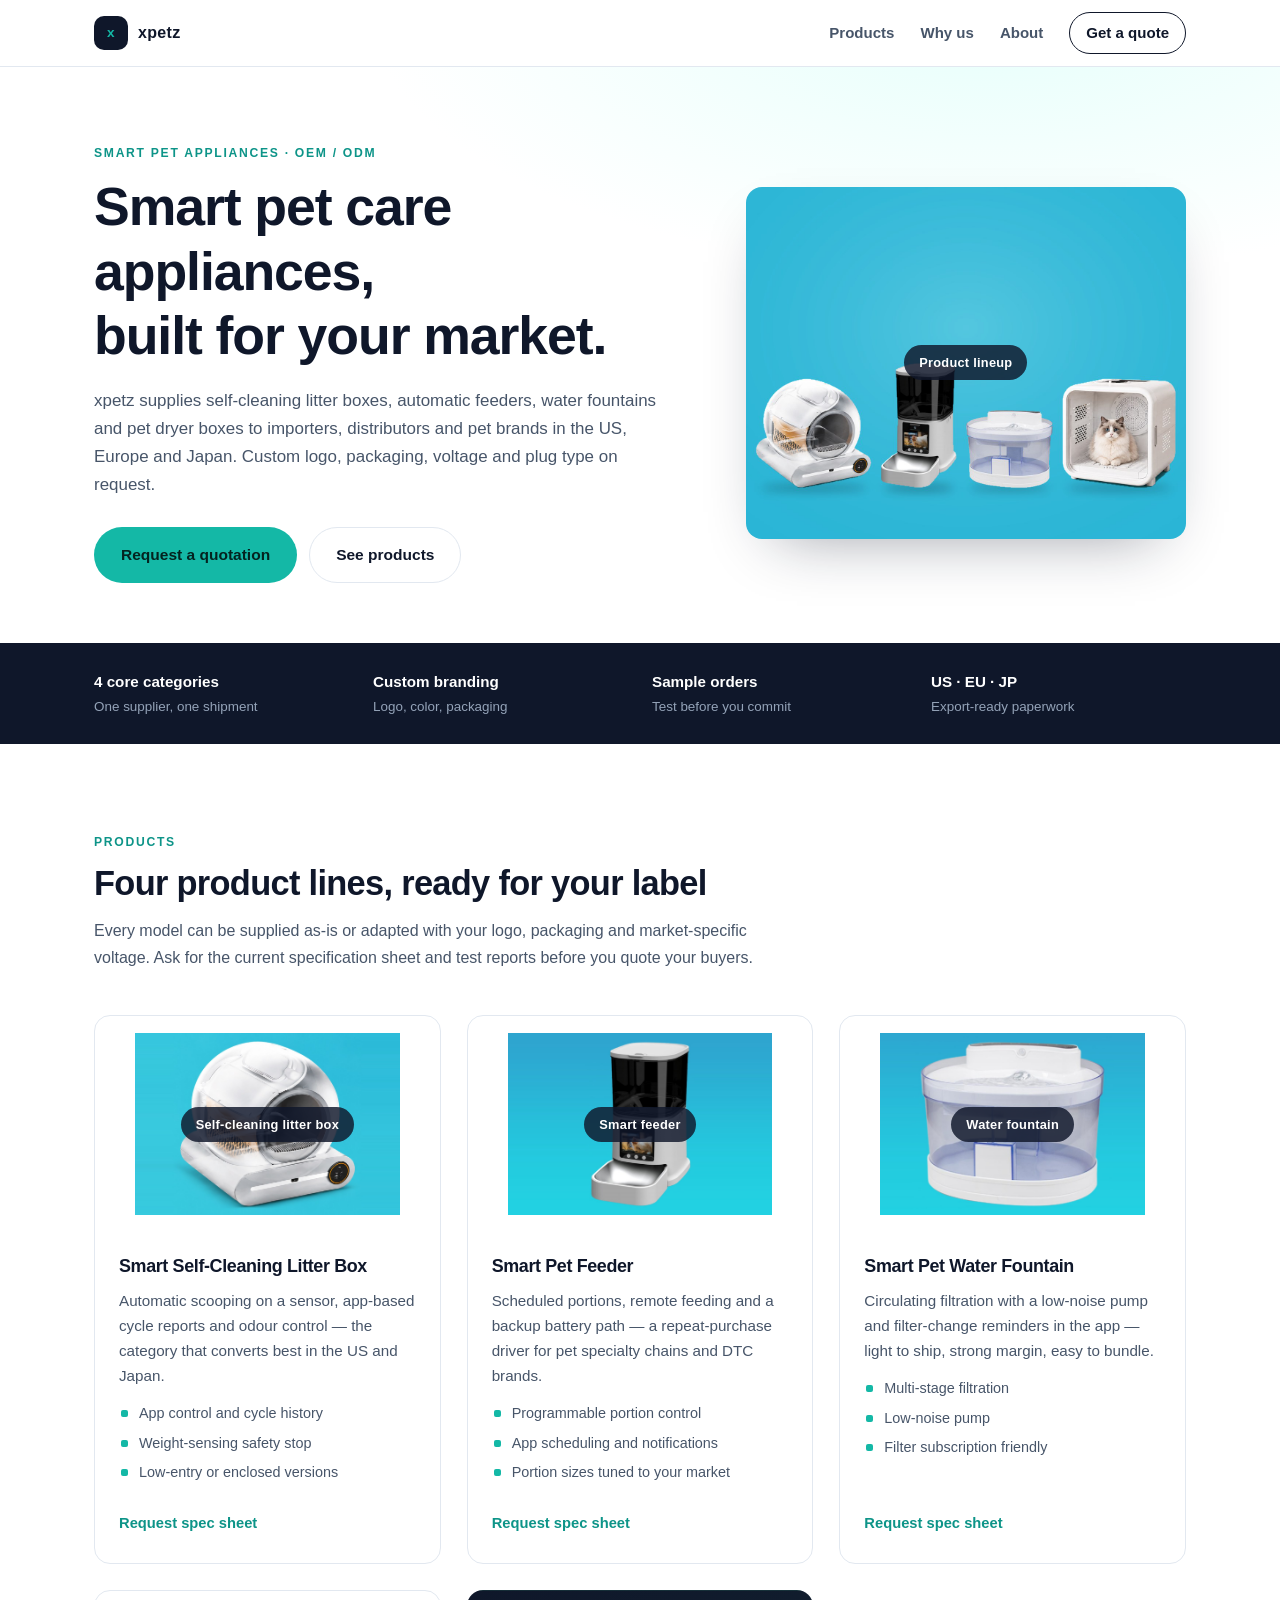
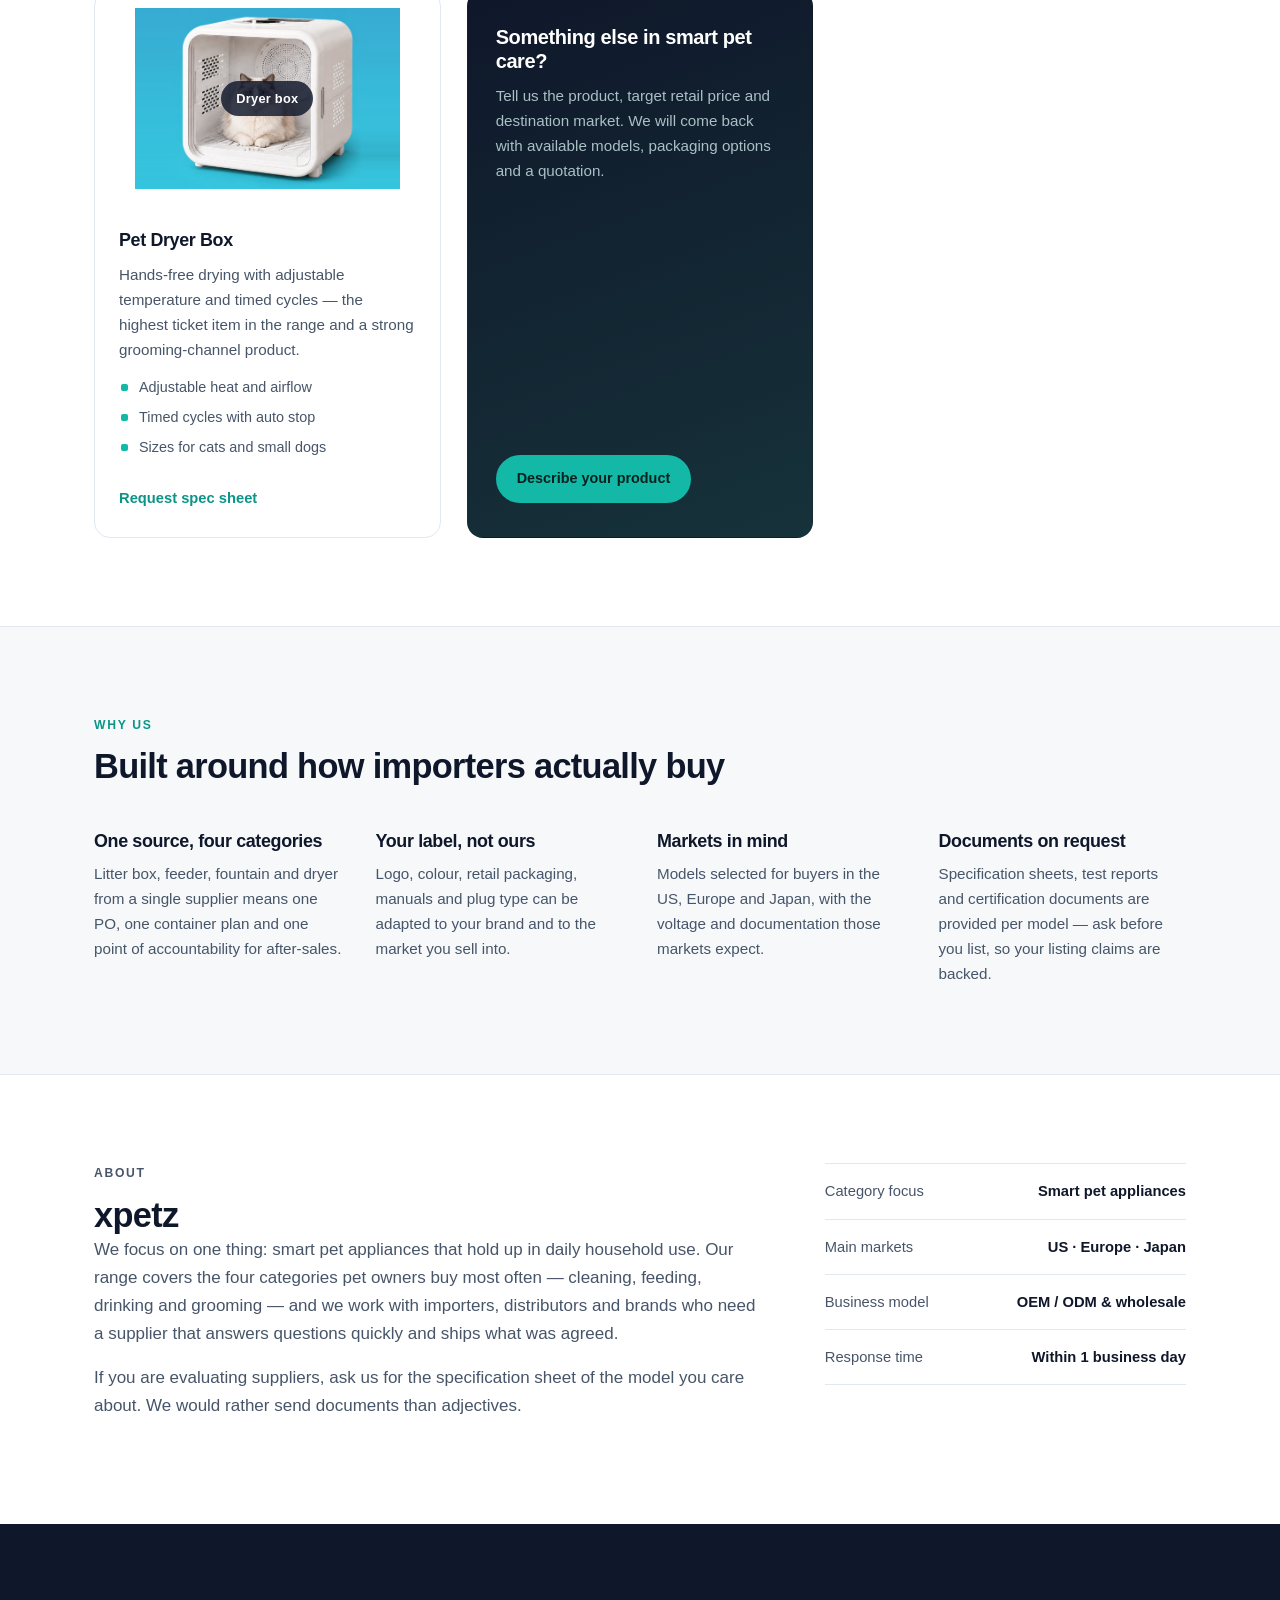
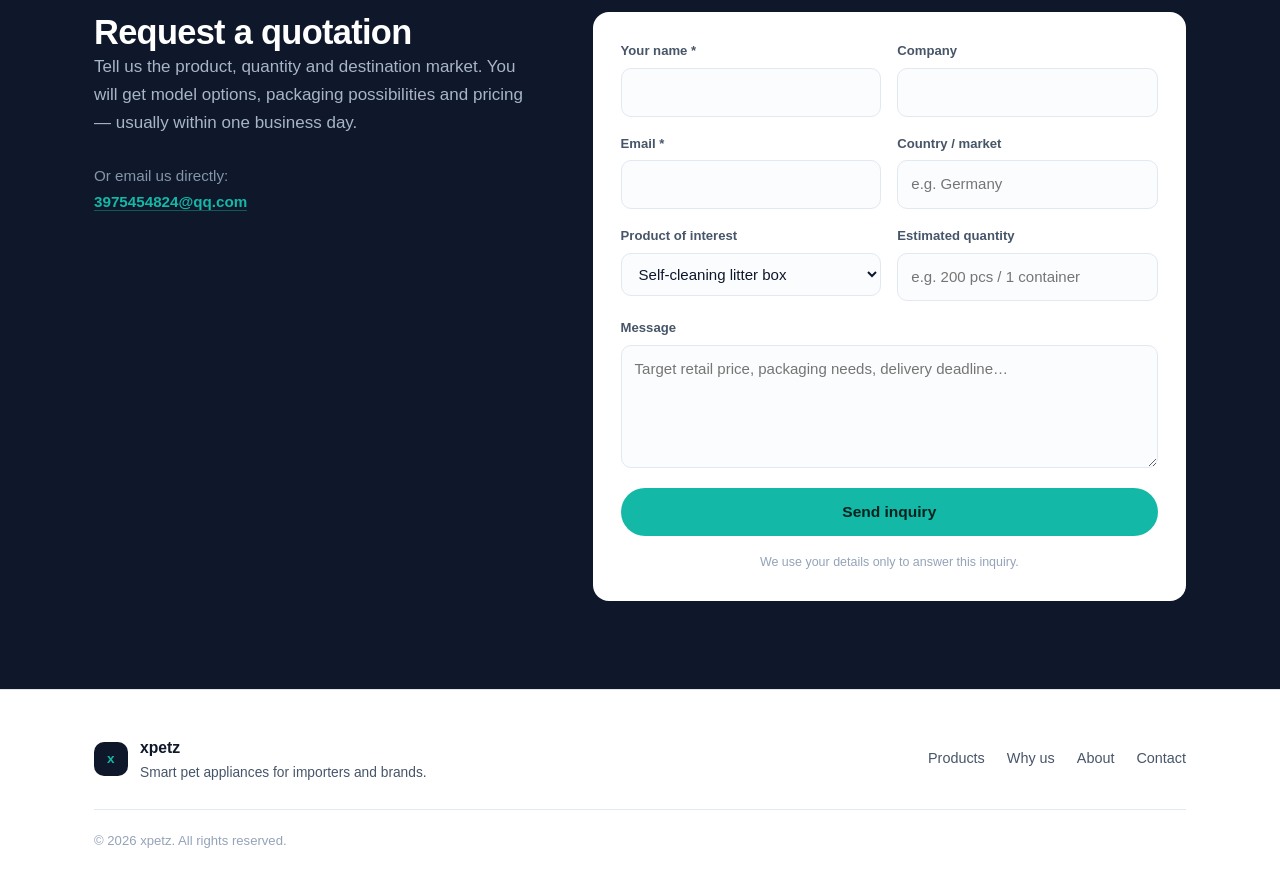
<file: index.html>
<!DOCTYPE html>
<html lang="en">
<head>
<meta charset="utf-8">
<meta name="viewport" content="width=device-width, initial-scale=1">
<title>xpetz | Smart Pet Appliances — Litter Boxes, Feeders, Fountains &amp; Dryers</title>
<meta name="description" content="xpetz supplies smart pet appliances to importers and brands in the US, Europe and Japan: self-cleaning litter boxes, smart feeders, pet water fountains and pet dryer boxes. Custom logo, packaging and voltage on request.">
<link rel="canonical" href="https://xpetz-pet.github.io/">
<meta name="robots" content="index,follow">

<!-- Open Graph / social preview -->
<meta property="og:type" content="website">
<meta property="og:site_name" content="xpetz">
<meta property="og:title" content="xpetz | Smart Pet Appliances Supplier">
<meta property="og:description" content="Self-cleaning litter boxes, smart feeders, water fountains and dryer boxes for importers, distributors and brands.">
<meta property="og:url" content="https://xpetz-pet.github.io/">
<meta property="og:image" content="https://xpetz-pet.github.io/og-cover.jpg">
<meta name="twitter:card" content="summary_large_image">

<link rel="icon" href="data:image/svg+xml,<svg xmlns='http://www.w3.org/2000/svg' viewBox='0 0 100 100'><rect width='100' height='100' rx='22' fill='%230f172a'/><text x='50' y='68' font-size='46' font-family='Helvetica,Arial' font-weight='bold' text-anchor='middle' fill='%2314b8a6'>x</text></svg>">
<link rel="stylesheet" href="styles.css">

<script type="application/ld+json">
{
  "@context": "https://schema.org",
  "@type": "Organization",
  "name": "xpetz",
  "url": "https://xpetz-pet.github.io/",
  "email": "3975454824@qq.com",
  "description": "Supplier of smart pet appliances: self-cleaning litter boxes, smart pet feeders, pet water fountains and pet dryer boxes.",
  "areaServed": ["US", "GB", "DE", "FR", "IT", "ES", "JP"],
  "knowsAbout": ["smart pet appliances", "self-cleaning litter box", "automatic pet feeder", "pet water fountain", "pet dryer box"]
}
</script>
</head>
<body>

<header class="site-header">
  <div class="wrap header-inner">
    <a class="brand" href="#top">
      <span class="brand-mark">x</span>
      <span class="brand-text">xpetz</span>
    </a>
    <nav class="nav">
      <a href="#products">Products</a>
      <a href="#why">Why us</a>
      <a href="#about">About</a>
      <a href="#contact" class="nav-cta">Get a quote</a>
    </nav>
  </div>
</header>

<main id="top">

  <!-- HERO -->
  <section class="hero">
    <div class="wrap hero-inner">
      <div class="hero-copy">
        <p class="eyebrow">Smart pet appliances · OEM / ODM</p>
        <h1>Smart pet care appliances,<br>built for your market.</h1>
        <p class="lead">
          xpetz supplies self-cleaning litter boxes, automatic feeders, water fountains
          and pet dryer boxes to importers, distributors and pet brands in the US, Europe and Japan.
          Custom logo, packaging, voltage and plug type on request.
        </p>
        <div class="hero-actions">
          <a class="btn btn-primary" href="#contact">Request a quotation</a>
          <a class="btn btn-ghost" href="#products">See products</a>
        </div>
      </div>
      <div class="hero-media shot" aria-hidden="true">
        <img src="hero.jpg" alt="Smart pet appliance lineup" onerror="this.closest('.shot').classList.add('noimg');this.remove()">
        <span class="shot-tag">Product lineup</span>
      </div>
    </div>
  </section>

  <!-- TRUST STRIP -->
  <section class="strip">
    <div class="wrap strip-inner">
      <div class="strip-item"><strong>4 core categories</strong><span>One supplier, one shipment</span></div>
      <div class="strip-item"><strong>Custom branding</strong><span>Logo, color, packaging</span></div>
      <div class="strip-item"><strong>Sample orders</strong><span>Test before you commit</span></div>
      <div class="strip-item"><strong>US · EU · JP</strong><span>Export-ready paperwork</span></div>
    </div>
  </section>

  <!-- PRODUCTS -->
  <section id="products" class="section">
    <div class="wrap">
      <header class="section-head">
        <p class="eyebrow">Products</p>
        <h2>Four product lines, ready for your label</h2>
        <p class="section-sub">
          Every model can be supplied as-is or adapted with your logo, packaging and market-specific
          voltage. Ask for the current specification sheet and test reports before you quote your buyers.
        </p>
      </header>

      <div class="grid">
        <article class="card">
          <figure class="shot">
            <img src="litter-box.jpg" alt="Smart self-cleaning litter box" loading="lazy" onerror="this.closest('.shot').classList.add('noimg');this.remove()">
            <span class="shot-tag">Self-cleaning litter box</span>
          </figure>
          <div class="card-body">
            <h3>Smart Self-Cleaning Litter Box</h3>
            <p>Automatic scooping on a sensor, app-based cycle reports and odour control — the
              category that converts best in the US and Japan.</p>
            <ul class="ticks">
              <li>App control and cycle history</li>
              <li>Weight-sensing safety stop</li>
              <li>Low-entry or enclosed versions</li>
            </ul>
            <a class="card-link" href="#contact">Request spec sheet</a>
          </div>
        </article>

        <article class="card">
          <figure class="shot">
            <img src="feeder.jpg" alt="Smart automatic pet feeder" loading="lazy" onerror="this.closest('.shot').classList.add('noimg');this.remove()">
            <span class="shot-tag">Smart feeder</span>
          </figure>
          <div class="card-body">
            <h3>Smart Pet Feeder</h3>
            <p>Scheduled portions, remote feeding and a backup battery path — a repeat-purchase
              driver for pet specialty chains and DTC brands.</p>
            <ul class="ticks">
              <li>Programmable portion control</li>
              <li>App scheduling and notifications</li>
              <li>Portion sizes tuned to your market</li>
            </ul>
            <a class="card-link" href="#contact">Request spec sheet</a>
          </div>
        </article>

        <article class="card">
          <figure class="shot">
            <img src="fountain.jpg" alt="Smart pet water fountain" loading="lazy" onerror="this.closest('.shot').classList.add('noimg');this.remove()">
            <span class="shot-tag">Water fountain</span>
          </figure>
          <div class="card-body">
            <h3>Smart Pet Water Fountain</h3>
            <p>Circulating filtration with a low-noise pump and filter-change reminders in the app —
              light to ship, strong margin, easy to bundle.</p>
            <ul class="ticks">
              <li>Multi-stage filtration</li>
              <li>Low-noise pump</li>
              <li>Filter subscription friendly</li>
            </ul>
            <a class="card-link" href="#contact">Request spec sheet</a>
          </div>
        </article>

        <article class="card">
          <figure class="shot">
            <img src="dryer.jpg" alt="Pet dryer box" loading="lazy" onerror="this.closest('.shot').classList.add('noimg');this.remove()">
            <span class="shot-tag">Dryer box</span>
          </figure>
          <div class="card-body">
            <h3>Pet Dryer Box</h3>
            <p>Hands-free drying with adjustable temperature and timed cycles — the highest
              ticket item in the range and a strong grooming-channel product.</p>
            <ul class="ticks">
              <li>Adjustable heat and airflow</li>
              <li>Timed cycles with auto stop</li>
              <li>Sizes for cats and small dogs</li>
            </ul>
            <a class="card-link" href="#contact">Request spec sheet</a>
          </div>
        </article>

        <article class="card card-oem">
          <div class="card-body">
            <h3>Something else in smart pet care?</h3>
            <p>Tell us the product, target retail price and destination market. We will come back
              with available models, packaging options and a quotation.</p>
            <a class="btn btn-primary btn-sm" href="#contact">Describe your product</a>
          </div>
        </article>
      </div>
    </div>
  </section>

  <!-- WHY US -->
  <section id="why" class="section section-alt">
    <div class="wrap">
      <header class="section-head">
        <p class="eyebrow">Why us</p>
        <h2>Built around how importers actually buy</h2>
      </header>
      <div class="cols">
        <div class="col">
          <h3>One source, four categories</h3>
          <p>Litter box, feeder, fountain and dryer from a single supplier means one PO, one
            container plan and one point of accountability for after-sales.</p>
        </div>
        <div class="col">
          <h3>Your label, not ours</h3>
          <p>Logo, colour, retail packaging, manuals and plug type can be adapted to your brand
            and to the market you sell into.</p>
        </div>
        <div class="col">
          <h3>Markets in mind</h3>
          <p>Models selected for buyers in the US, Europe and Japan, with the voltage and
            documentation those markets expect.</p>
        </div>
        <div class="col">
          <h3>Documents on request</h3>
          <p>Specification sheets, test reports and certification documents are provided per
            model — ask before you list, so your listing claims are backed.</p>
        </div>
      </div>
    </div>
  </section>

  <!-- ABOUT -->
  <section id="about" class="section">
    <div class="wrap about-inner">
      <div>
        <p class="eyebrow">About</p>
        <h2>xpetz</h2>
        <p>
          We focus on one thing: smart pet appliances that hold up in daily household use.
          Our range covers the four categories pet owners buy most often — cleaning, feeding,
          drinking and grooming — and we work with importers, distributors and brands who need
          a supplier that answers questions quickly and ships what was agreed.
        </p>
        <p>
          If you are evaluating suppliers, ask us for the specification sheet of the model you
          care about. We would rather send documents than adjectives.
        </p>
      </div>
      <ul class="about-facts">
        <li><span>Category focus</span><strong>Smart pet appliances</strong></li>
        <li><span>Main markets</span><strong>US · Europe · Japan</strong></li>
        <li><span>Business model</span><strong>OEM / ODM &amp; wholesale</strong></li>
        <li><span>Response time</span><strong>Within 1 business day</strong></li>
      </ul>
    </div>
  </section>

  <!-- CONTACT -->
  <section id="contact" class="section section-dark">
    <div class="wrap contact-inner">
      <div class="contact-copy">
        <h2>Request a quotation</h2>
        <p>Tell us the product, quantity and destination market. You will get model options,
          packaging possibilities and pricing — usually within one business day.</p>
        <p class="contact-direct">
          Or email us directly:<br>
          <a href="mailto:3975454824@qq.com">3975454824@qq.com</a>
        </p>
      </div>

      <form class="quote-form" action="https://formsubmit.co/3975454824@qq.com" method="POST">
        <input type="hidden" name="_subject" value="New quote request from xpetz website">
        <input type="hidden" name="_template" value="table">
        <input type="hidden" name="_captcha" value="false">
        <input type="hidden" name="_next" value="https://xpetz-pet.github.io/thanks.html">
        <input type="text" name="_honey" style="display:none" tabindex="-1" autocomplete="off">

        <div class="field">
          <label for="f-name">Your name *</label>
          <input id="f-name" name="name" required autocomplete="name">
        </div>
        <div class="field">
          <label for="f-company">Company</label>
          <input id="f-company" name="company" autocomplete="organization">
        </div>
        <div class="field">
          <label for="f-email">Email *</label>
          <input id="f-email" name="email" type="email" required autocomplete="email">
        </div>
        <div class="field">
          <label for="f-country">Country / market</label>
          <input id="f-country" name="country" placeholder="e.g. Germany">
        </div>
        <div class="field">
          <label for="f-product">Product of interest</label>
          <select id="f-product" name="product">
            <option>Self-cleaning litter box</option>
            <option>Smart pet feeder</option>
            <option>Pet water fountain</option>
            <option>Pet dryer box</option>
            <option>Other / multiple</option>
          </select>
        </div>
        <div class="field">
          <label for="f-qty">Estimated quantity</label>
          <input id="f-qty" name="quantity" placeholder="e.g. 200 pcs / 1 container">
        </div>
        <div class="field field-full">
          <label for="f-msg">Message</label>
          <textarea id="f-msg" name="message" rows="4" placeholder="Target retail price, packaging needs, delivery deadline…"></textarea>
        </div>
        <button class="btn btn-primary btn-full" type="submit">Send inquiry</button>
        <p class="form-note">We use your details only to answer this inquiry.</p>
      </form>
    </div>
  </section>

</main>

<footer class="site-footer">
  <div class="wrap footer-inner">
    <div class="footer-brand">
      <span class="brand-mark">x</span>
      <div>
        <strong>xpetz</strong>
        <p>Smart pet appliances for importers and brands.</p>
      </div>
    </div>
    <nav class="footer-nav">
      <a href="#products">Products</a>
      <a href="#why">Why us</a>
      <a href="#about">About</a>
      <a href="#contact">Contact</a>
    </nav>
    <p class="copy">© <span id="year">2026</span> xpetz. All rights reserved.</p>
  </div>
</footer>

<script>
  document.getElementById('year').textContent = new Date().getFullYear();
</script>
</body>
</html>
</file>
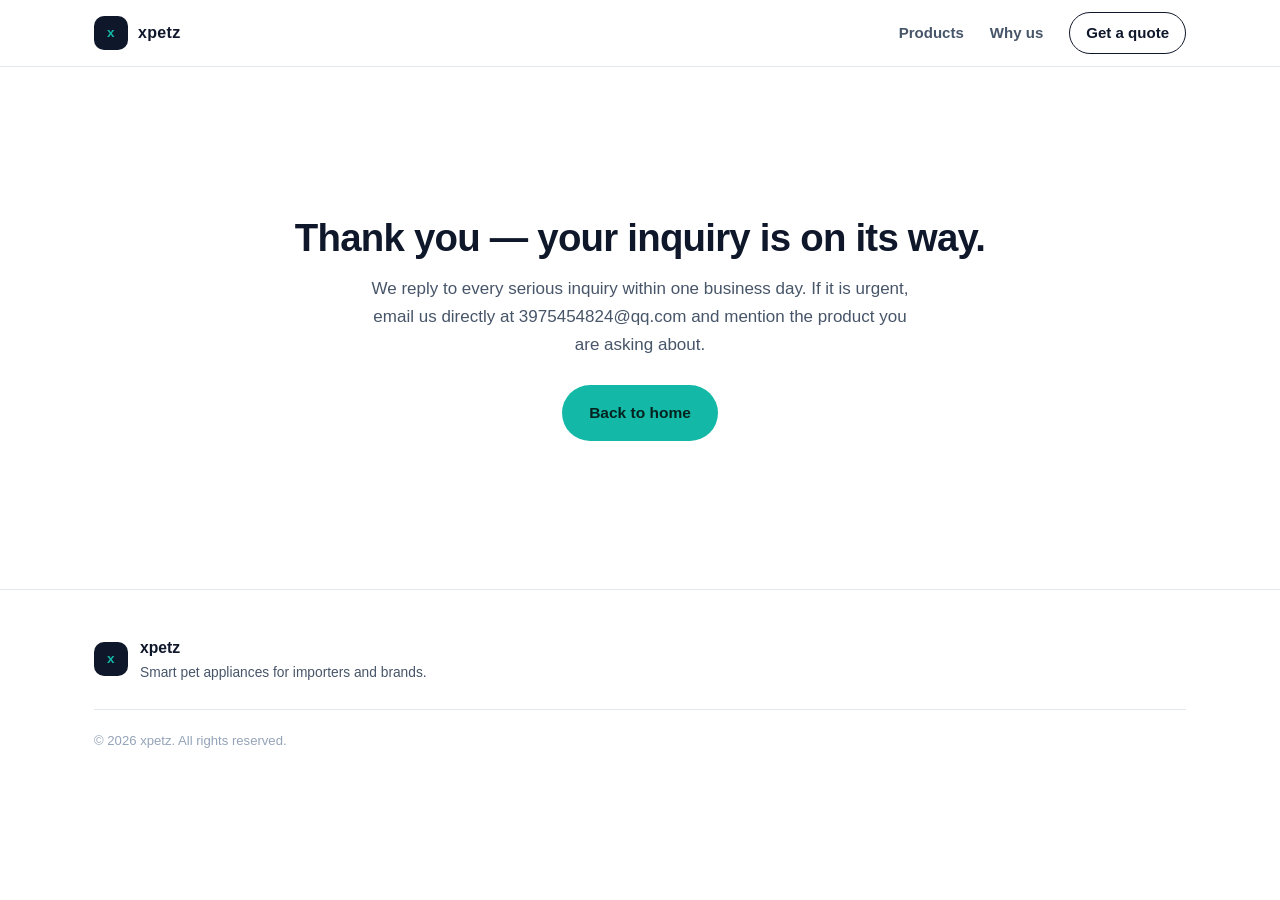
<file: thanks.html>
<!DOCTYPE html>
<html lang="en">
<head>
<meta charset="utf-8">
<meta name="viewport" content="width=device-width, initial-scale=1">
<title>Inquiry received | xpetz</title>
<meta name="robots" content="noindex,follow">
<link rel="canonical" href="https://xpetz-pet.github.io/thanks.html">
<link rel="stylesheet" href="styles.css">
</head>
<body>

<header class="site-header">
  <div class="wrap header-inner">
    <a class="brand" href="index.html">
      <span class="brand-mark">x</span>
      <span class="brand-text">xpetz</span>
    </a>
    <nav class="nav">
      <a href="index.html#products">Products</a>
      <a href="index.html#why">Why us</a>
      <a href="index.html#contact" class="nav-cta">Get a quote</a>
    </nav>
  </div>
</header>

<main class="page-center">
  <div>
    <h1>Thank you — your inquiry is on its way.</h1>
    <p>We reply to every serious inquiry within one business day. If it is urgent,
      email us directly at <a href="mailto:3975454824@qq.com">3975454824@qq.com</a> and
      mention the product you are asking about.</p>
    <a class="btn btn-primary" href="index.html">Back to home</a>
  </div>
</main>

<footer class="site-footer">
  <div class="wrap footer-inner">
    <div class="footer-brand">
      <span class="brand-mark">x</span>
      <div>
        <strong>xpetz</strong>
        <p>Smart pet appliances for importers and brands.</p>
      </div>
    </div>
    <p class="copy">© <span id="year">2026</span> xpetz. All rights reserved.</p>
  </div>
</footer>

<script>document.getElementById('year').textContent = new Date().getFullYear();</script>
</body>
</html>
</file>
<file: styles.css>
/* ============================================================
   JI PEI PET — site styles
   Single stylesheet, no external dependencies, no fonts to load.
   ============================================================ */

:root{
  --ink:#0f172a;
  --ink-soft:#475569;
  --line:#e2e8f0;
  --bg:#ffffff;
  --bg-soft:#f6f8fa;
  --accent:#14b8a6;
  --accent-dark:#0d9488;
  --radius:16px;
  --wrap:1140px;
}

*{box-sizing:border-box}

html{scroll-behavior:smooth}

body{
  margin:0;
  background:var(--bg);
  color:var(--ink);
  font-family:-apple-system,BlinkMacSystemFont,"Segoe UI",Roboto,"Helvetica Neue",Arial,"Noto Sans",sans-serif;
  font-size:17px;
  line-height:1.65;
  -webkit-font-smoothing:antialiased;
}

img{max-width:100%;display:block}

a{color:inherit;text-decoration:none}

h1,h2,h3{margin:0;line-height:1.2;letter-spacing:-0.02em}
h1{font-size:clamp(2rem,4.4vw,3.35rem);font-weight:800}
h2{font-size:clamp(1.5rem,2.8vw,2.15rem);font-weight:750}
h3{font-size:1.12rem;font-weight:700}

p{margin:0 0 1rem}

.wrap{width:100%;max-width:var(--wrap);margin:0 auto;padding:0 24px}

.eyebrow{
  font-size:.76rem;
  font-weight:700;
  letter-spacing:.14em;
  text-transform:uppercase;
  color:var(--accent-dark);
  margin:0 0 .7rem;
}

/* ---------- header ---------- */

.site-header{
  position:sticky;top:0;z-index:50;
  background:rgba(255,255,255,.88);
  backdrop-filter:saturate(180%) blur(12px);
  border-bottom:1px solid var(--line);
}
.header-inner{display:flex;align-items:center;justify-content:space-between;height:66px}

.brand{display:flex;align-items:center;gap:10px}
.brand-mark{
  display:grid;place-items:center;
  width:34px;height:34px;border-radius:10px;
  background:var(--ink);color:var(--accent);
  font-weight:800;font-size:.85rem;letter-spacing:.02em;
}
.brand-text{font-weight:800;letter-spacing:.02em;font-size:1rem}

.nav{display:flex;align-items:center;gap:26px;font-size:.94rem;font-weight:550}
.nav a{color:var(--ink-soft);transition:color .15s}
.nav a:hover{color:var(--ink)}
.nav-cta{
  color:var(--ink)!important;
  border:1.5px solid var(--ink);
  padding:8px 16px;border-radius:999px;
  font-weight:650;
}
.nav-cta:hover{background:var(--ink);color:#fff!important}

/* ---------- buttons ---------- */

.btn{
  display:inline-flex;align-items:center;justify-content:center;
  padding:14px 26px;border-radius:999px;
  font-weight:650;font-size:.97rem;
  border:1.5px solid transparent;
  cursor:pointer;transition:transform .15s,background .15s,color .15s,border-color .15s;
}
.btn:active{transform:translateY(1px)}
.btn-primary{background:var(--accent);color:#04231f}
.btn-primary:hover{background:var(--accent-dark);color:#fff}
.btn-ghost{border-color:var(--line);color:var(--ink)}
.btn-ghost:hover{border-color:var(--ink)}
.btn-sm{padding:11px 20px;font-size:.9rem}
.btn-full{width:100%}

/* ---------- hero ---------- */

.hero{padding:76px 0 60px;background:
  radial-gradient(900px 380px at 78% -10%,#e6fffb 0%,rgba(255,255,255,0) 70%),
  var(--bg);
}
.hero-inner{display:grid;grid-template-columns:1.15fr .85fr;gap:56px;align-items:center}

.hero h1{margin:0 0 20px}
.lead{font-size:1.06rem;color:var(--ink-soft);max-width:34em}

.hero-actions{display:flex;gap:12px;flex-wrap:wrap;margin-top:28px}

/* ---------- image placeholder slots ---------- */

.shot{
  position:relative;
  aspect-ratio:4/3;
  border-radius:var(--radius);
  overflow:hidden;
  background:
    linear-gradient(135deg,#eef4f4 0%,#e3ecec 55%,#eff6f5 100%);
  display:grid;place-items:center;
}
.shot img{
  position:absolute;inset:0;
  width:100%;height:100%;object-fit:cover;
}
.shot-tag{
  position:relative;z-index:1;
  padding:7px 15px;border-radius:999px;
  background:rgba(15,23,42,.82);color:#fff;
  font-size:.8rem;font-weight:600;letter-spacing:.02em;
  text-align:center;
}
.hero-media{aspect-ratio:5/4;box-shadow:0 24px 60px -30px rgba(15,23,42,.45)}

/* ---------- trust strip ---------- */

.strip{background:var(--ink);color:#fff}
.strip-inner{
  display:grid;grid-template-columns:repeat(4,1fr);gap:24px;
  padding:26px 24px;
}
.strip-item{display:flex;flex-direction:column;gap:2px}
.strip-item strong{font-size:.95rem;font-weight:700}
.strip-item span{font-size:.84rem;color:#94a3b8}

/* ---------- sections ---------- */

.section{padding:88px 0}
.section-alt{background:var(--bg-soft);border-top:1px solid var(--line);border-bottom:1px solid var(--line)}

.section-head{max-width:44rem;margin-bottom:44px}
.section-sub{color:var(--ink-soft);margin:14px 0 0;font-size:1rem}

/* ---------- product grid ---------- */

.grid{
  display:grid;
  grid-template-columns:repeat(auto-fit,minmax(290px,1fr));
  gap:26px;
}

.card{
  display:flex;flex-direction:column;
  background:var(--bg);
  border:1px solid var(--line);
  border-radius:var(--radius);
  overflow:hidden;
  transition:border-color .18s,box-shadow .18s,transform .18s;
}
.card:hover{
  border-color:#cbd5e1;
  box-shadow:0 18px 40px -28px rgba(15,23,42,.4);
  transform:translateY(-2px);
}
.card .shot{border-radius:0;aspect-ratio:16/11}
.card-body{padding:24px 24px 26px;display:flex;flex-direction:column;flex:1}
.card-body h3{margin-bottom:10px}
.card-body p{color:var(--ink-soft);font-size:.95rem;margin-bottom:14px}

.ticks{list-style:none;margin:0 0 20px;padding:0;font-size:.9rem;color:var(--ink-soft)}
.ticks li{position:relative;padding-left:20px;margin-bottom:6px}
.ticks li::before{
  content:"";position:absolute;left:2px;top:.55em;
  width:7px;height:7px;border-radius:2px;
  background:var(--accent);
}

.card-link{
  margin-top:auto;font-weight:650;font-size:.92rem;
  color:var(--accent-dark);
  border-bottom:1.5px solid transparent;
  align-self:flex-start;
}
.card-link:hover{border-bottom-color:var(--accent-dark)}

.card-oem{
  background:linear-gradient(160deg,#0f172a 0%,#16323a 100%);
  color:#fff;border-color:transparent;justify-content:center;
}
.card-oem h3{color:#fff;font-size:1.25rem}
.card-oem p{color:#a9c0c4}
.card-oem .card-body{padding:34px 28px}
.card-oem .btn{margin-top:auto;align-self:flex-start}

/* ---------- why us ---------- */

.cols{display:grid;grid-template-columns:repeat(auto-fit,minmax(240px,1fr));gap:34px}
.col h3{margin-bottom:8px}
.col p{color:var(--ink-soft);font-size:.95rem;margin:0}

/* ---------- about ---------- */

.about-inner{display:grid;grid-template-columns:1.3fr .7fr;gap:60px;align-items:start}
.about-inner p{color:var(--ink-soft)}

.about-facts{list-style:none;margin:0;padding:0;border-top:1px solid var(--line)}
.about-facts li{
  display:flex;justify-content:space-between;gap:16px;
  padding:15px 0;border-bottom:1px solid var(--line);
  font-size:.92rem;
}
.about-facts span{color:var(--ink-soft)}
.about-facts strong{font-weight:650;text-align:right}

/* ---------- contact ---------- */

.section-dark{background:var(--ink);color:#fff}
.section-dark .eyebrow{color:var(--accent)}
.contact-inner{display:grid;grid-template-columns:.85fr 1.15fr;gap:60px;align-items:start}
.contact-copy p{color:#a7b6c6}
.contact-direct{margin-top:26px;font-size:.95rem;color:#8496a9!important}
.contact-direct a{color:var(--accent);font-weight:650;border-bottom:1px solid rgba(20,184,166,.4)}
.contact-direct a:hover{border-bottom-color:var(--accent)}

.quote-form{
  background:#fff;color:var(--ink);
  border-radius:var(--radius);
  padding:28px;
  display:grid;grid-template-columns:1fr 1fr;gap:16px;
}
.field{display:flex;flex-direction:column;gap:6px}
.field-full{grid-column:1/-1}
.field label{font-size:.82rem;font-weight:650;color:var(--ink-soft)}
.field input,.field select,.field textarea{
  font:inherit;font-size:.94rem;
  padding:11px 13px;
  border:1px solid var(--line);border-radius:10px;
  background:#fbfcfd;color:var(--ink);
  width:100%;
}
.field textarea{resize:vertical;min-height:96px}
.field input:focus,.field select:focus,.field textarea:focus{
  outline:none;border-color:var(--accent);
  box-shadow:0 0 0 3px rgba(20,184,166,.16);
  background:#fff;
}
.quote-form .btn{grid-column:1/-1;margin-top:4px}
.form-note{grid-column:1/-1;margin:0;font-size:.78rem;color:#94a3b8;text-align:center}

/* ---------- footer ---------- */

.site-footer{border-top:1px solid var(--line);padding:44px 0}
.footer-inner{display:grid;grid-template-columns:1fr auto;gap:24px;align-items:center}
.footer-brand{display:flex;gap:12px;align-items:center}
.footer-brand strong{font-size:.98rem}
.footer-brand p{margin:0;font-size:.86rem;color:var(--ink-soft)}
.footer-nav{display:flex;gap:22px;font-size:.9rem;color:var(--ink-soft)}
.footer-nav a:hover{color:var(--ink)}
.copy{grid-column:1/-1;margin:0;font-size:.82rem;color:#94a3b8;border-top:1px solid var(--line);padding-top:20px}

/* ---------- simple inner page (thanks) ---------- */

.page-center{
  min-height:58vh;display:grid;place-items:center;text-align:center;
  padding:80px 24px;
}
.page-center h1{font-size:clamp(1.6rem,3vw,2.4rem);margin-bottom:14px}
.page-center p{color:var(--ink-soft);max-width:32em;margin:0 auto 26px}

/* ---------- responsive ---------- */

@media (max-width:900px){
  .hero{padding:56px 0 44px}
  .hero-inner,.about-inner,.contact-inner{grid-template-columns:1fr;gap:36px}
  .hero-media{order:-1;aspect-ratio:16/10}
  .strip-inner{grid-template-columns:1fr 1fr;gap:20px}
  .footer-inner{grid-template-columns:1fr}
  .section{padding:64px 0}
}

@media (max-width:620px){
  body{font-size:16px}
  .nav{gap:16px;font-size:.88rem}
  .nav a:not(.nav-cta){display:none}
  .quote-form{grid-template-columns:1fr;padding:22px}
  .about-facts li{flex-direction:column;gap:2px}
  .about-facts strong{text-align:left}
}
</file>
